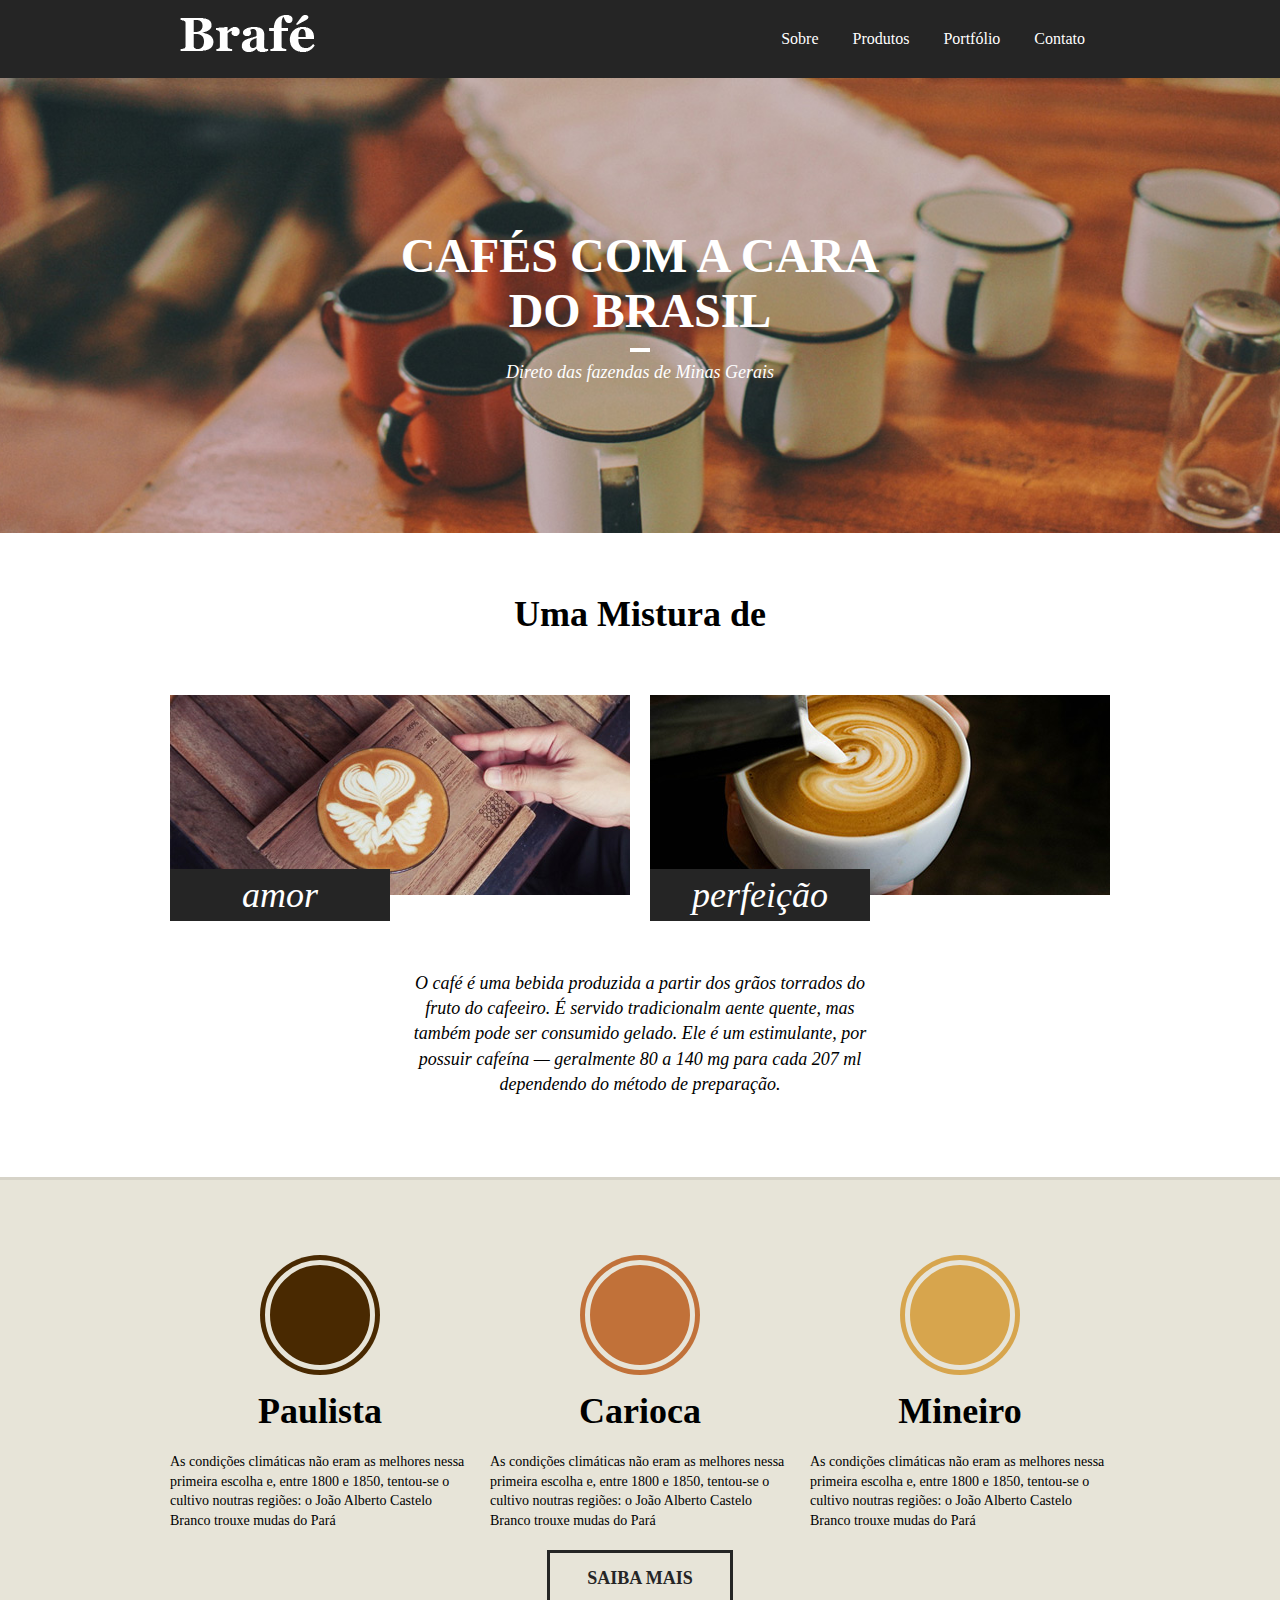
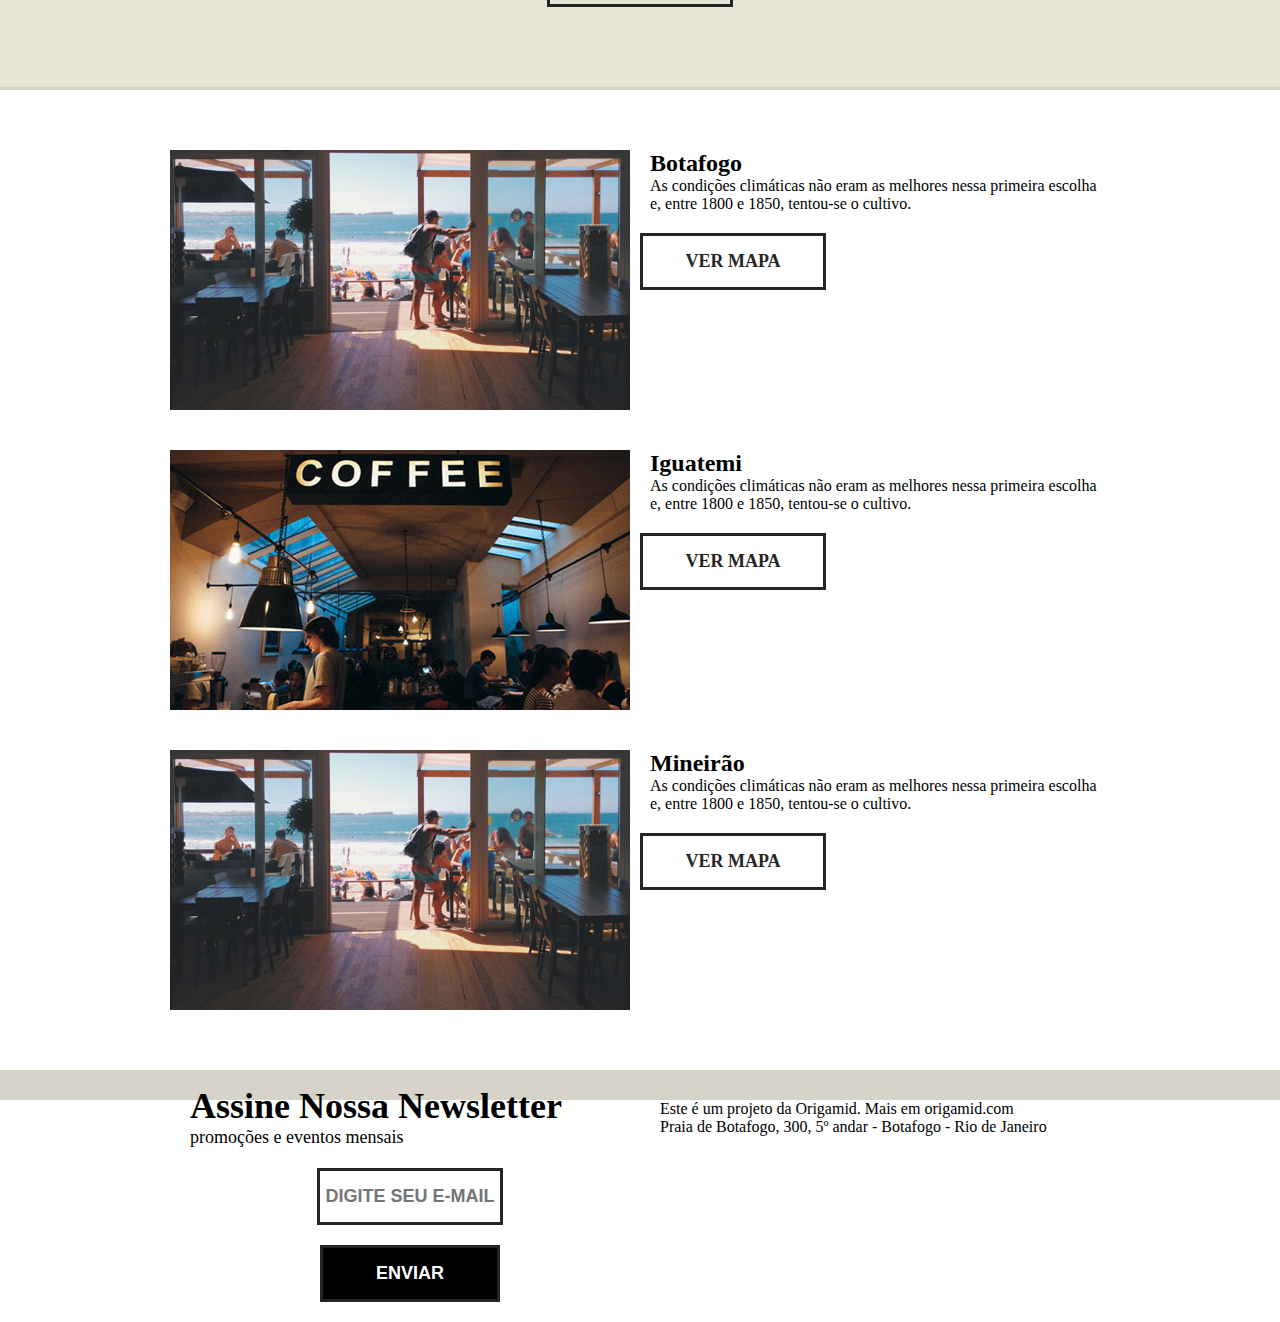
<file: brafe-projeto/brafe-1-puro (cópia)/index.html>
﻿<!DOCTYPE html>
<html>
<head>
	<title>Brafé, café com gosto do Brasil</title>

<meta name="description" content="Brafé oferece os melhores cafés cariocas, paulistas e mineiros.">
<meta name="robots" content="index, follow"/>
<meta name="keywords" content="Brafe, cafe, Brasil, carioca, mineiro, paulista, cafeteria">
<meta charset="utf-8">

<meta name="viewport" content="width=device-width, initial-scale=1, shrink-to-fit=no">

<link rel="stylesheet" type="text/css" href="css/style.css">

</head>


<body>
	
<header class="menu">
		<div class="menu-container">
			<a class="menu-logo" href="#"><img src="img/brafe.png" alt="Brafé"></a>	
			<nav class="menu-nav">
				<ul>
					<li><a href="#">Sobre</a></li>
					<li><a href="#">Produtos</a></li>
					<li><a href="#">Portfólio</a></li>
					<li><a href="#">Contato</a></li>
				</ul>
			</nav>
		</div>
	</header>
	
	<main class="intro">
		<h1>Cafés com a cara<br>do Brasil</h1>
		<p>Direto das fazendas de Minas Gerais</p>
	</main>
	
	<section class="sobre">
		<h2>Uma Mistura de</h2>
		<div class="sobre-container">
			<div class="sobre-item">
				<img src="img/cafe-1.jpg">
				<h3>amor</h3>
			</div>
			<div class="sobre-item">
				<img src="img/cafe-2.jpg">
				<h3>perfeição</h3>
			</div>
		</div>
		<p>O café é uma bebida produzida a partir dos grãos torrados do fruto do cafeeiro. É servido tradicionalm
aente quente, mas também pode ser consumido gelado. Ele é um estimulante, por possuir cafeína — geralmente 80 a 140 mg para cada 207 ml dependendo do método de preparação.</p>
	</section>
	
	<section class="produtos">
		<div class="produtos-container">
			<div class="produtos-item">
				<h2 class="produtos-paulista">Paulista</h2>
				<p>As condições climáticas não eram as melhores nessa primeira escolha e, entre 1800 e 1850, tentou-se o cultivo noutras regiões: o João Alberto Castelo Branco trouxe mudas do Pará</p>
			</div>
			<div class="produtos-item">
				<h2 class="produtos-carioca">Carioca</h2>
				<p>As condições climáticas não eram as melhores nessa primeira escolha e, entre 1800 e 1850, tentou-se o cultivo noutras regiões: o João Alberto Castelo Branco trouxe mudas do Pará</p>
			</div>
			<div class="produtos-item">
				<h2 class="produtos-mineiro">Mineiro</h2>
				<p>As condições climáticas não eram as melhores nessa primeira escolha e, entre 1800 e 1850, tentou-se o cultivo noutras regiões: o João Alberto Castelo Branco trouxe mudas do Pará</p>
			</div>
		</div>
		<a class="produtos-btn" href="#">Saiba Mais</a>
	</section>
	
	<section class="locais">
		<div class="locais-item">
			<img src="img/botafogo.jpg" alt="Brafé unidade Botafogo">
			<div>
				<h2>Botafogo</h2>
				<p>As condições climáticas não eram as melhores nessa primeira escolha e, entre 1800 e 1850, tentou-se o cultivo.</p>
				<a href="#">Ver Mapa</a>
			</div>
		</div>
		
		<div class="locais-item">
			<img src="img/iguatemi.jpg" alt="Brafé unidade Iguatemi">
			<div>
				<h2>Iguatemi</h2>
				<p>As condições climáticas não eram as melhores nessa primeira escolha e, entre 1800 e 1850, tentou-se o cultivo.</p>
				<a href="#">Ver Mapa</a>
			</div>
		</div>
		
		<div class="locais-item">
			<img src="img/botafogo.jpg" alt="Brafé unidade Mineirão">
			<div>
				<h2>Mineirão</h2>
				<p>As condições climáticas não eram as melhores nessa primeira escolha e, entre 1800 e 1850, tentou-se o cultivo.</p>
				<a href="#">Ver Mapa</a>
			</div>
		</div>
	
	</section>
	
	<section class="assine">
		<div class="assine-container">
			<div class="assine-info">
				<h2>Assine Nossa Newsletter</h2>
				<p>promoções e eventos mensais</p>
			</div>
			<form>
				<label>E-mail</label>
				<input type="text" placeholder="Digite seu e-mail">
				<button type="submit">Enviar</button>
			</form>
		</div>
	</section>
	
	<footer class="footer">
		<div class="footer-container">
			<p>Este é um projeto da Origamid. Mais em origamid.com<br>Praia de Botafogo, 300, 5º andar - Botafogo - Rio de Janeiro</p>
			<img src="img/brafe.png" alt="Brafé">
		</div>
	</footer>
	
</body>
</html>
</file>
<file: brafe-projeto/brafe-1-puro (cópia)/css/style.css>
/* reset */
*{
	margin:0;
	padding:0;
}
.menu{
	background: #252525;

}
.menu a{
	color:white;
	text-decoration: none;
}
.menu li{
	list-style: none;
}
.menu-container{
	max-width: 920px;
	padding:15px;
	margin:0 auto;
}
.menu-container::after, .menu-container::before{
display: table;
content:'';
clear:both;
}

.menu-nav{
	float: right;
}

.menu-nav li{
	display:inline-block;

}
.menu-nav li a{
	padding:15px;
	display: block;
}
.intro{
	padding: 150px 0px;
	text-align: center;
	color:#ffffff;
	background: url("../img/bg-intro.jpg")no-repeat center center;
	background-size:cover;
}
.intro h1{
	text-transform: uppercase;
	font-size:3em;
}

.intro h1::after{
	content: "";
	display: block;
	width:20px;
	height: 4px;
	background:#fff;
	margin:10px auto;
	transition: 1s;
}
.intro h1:hover::after{
	width:300px;
}
.intro p{
	font-size:1.125em;
	font-style: italic;
}

/*sobre */

.sobre{
	padding:60px 0px;
}
.sobre h2{
	padding-bottom:60px;
	text-align: center;
	font-size: 2.25em;
}
.sobre-container{
	max-width: 960px;
	margin:0 auto;
}
.sobre-container::after,
.sobre-container::before{
	content:'';
	display: table;
	clear:both;
}
.sobre-item{
	max-width: 460px;
	float:left;
	margin:0 10px;
}

.sobre-item h3{
	font-size: 2.25em;
	background: #252525;
	width: 220px;
	color:white;
	text-align: center;
	font-weight: 400;
	font-style: italic;
	padding:5px 0;
	top:-30px;
	position: relative;
}
.sobre p{
	font-size: 1.125em;
	text-align: center;
	font-style: italic;
	line-height: 1.4em;
	max-width: 460px;
	margin: 20px auto;
}
/*produtos*/
.produtos{
	background: #e7e4d8;
	padding: 60px 0;
	border-top: 3px solid #d6d3c8;
	border-bottom: 3px solid #d6d3c8;
}
.produtos-container{
	max-width: 960px;
	margin:0 auto;
}
.produtos-item{
	width: 300px;
	margin:0px 10px;
	float:left;
}
.produtos-container::before,
.produtos-container::after{
	content:'';
	display: table;
	clear:both;
}
.produtos-item h2{
	text-align: center;
	font-size: 2.25em;
	margin-bottom: 20px;
}
.produtos-item p{
	font-size: 0.875em;
	line-height: 1.4em;
}
.produtos-item h2::before{
	content: '';
	display: block;
	width: 100px;
	height: 100px;
	margin: 20px auto;
	background: currentColor;
	border-radius: 50%;
	border: 5px solid #e7e4d8;
	box-shadow: 0 0 0 5px currentColor;
}
.produtos-paulista::before{
	color: #492901;
}
.produtos-carioca::before{
	color:#c17139;
}
.produtos-mineiro::before{
	color:#d7a54d;
}
.produtos-btn{
	display: block;
	width: 180px;
	text-transform: uppercase;
	border:3px solid #252525;
	color:#252525;
	text-decoration: none;
	font-weight: 700;
	font-size: 1.125em;
	text-align: center;
	padding:15px 0px;
	margin:20px auto;
	transition: 0.5s box-shadow, 0.5 color;
}
.produtos-btn:hover{
	color:#e7e4d8;
	box-shadow: 180px 0 0 0 #252525 inset;

}
/*ATE ONDE MAURICIO FEZ*/
.locais{
	max-width: 960px;
	margin: 0 auto;
	padding:20px 0;
}
.locais-item{
	margin-top: 40px;
	margin-bottom: 40px;
}
.locais-item img{
	margin: 0 10px;
}
.locais-item h2{
	margin: 0 10px;
}
.locais-item p{
	margin: 0 10px;
}
.locais-item a{
	float: left;
	display: block;
	width: 180px;
	text-transform: uppercase;
	border:3px solid #252525;
	color:#252525;
	text-decoration: none;
	font-weight: 700;
	font-size: 1.125em;
	text-align: center;
	padding:15px 0px;
	margin:20px auto;
}
.locais-item img, .locais-item h2, .locais-item p{
	float:left;
	width:460px;
	display:block;

}
.locais-item::after, .locais-item::before{
	display:table;
	content:'';
	clear:both;
}
.assine{
	background: #d6d3c8;
}
.assine h2{
	color:black;
	text-decoration: none;
	font-size: 2.25em;
}
.assine p{
	list-style: none;
	font-size: 1.125em;
}
.assine-container{
	max-width: 920px;
	padding:15px;
	margin:0 auto;
}
.assine label{
	display: none;
}
.assine-info{
	width: 460px;
	margin: 0 10px;
	float: left;
}
.assine-container input{
	display: block;
	width: 180px;
	text-transform: uppercase;
	border:3px solid #252525;
	color:#252525;
	text-decoration: none;
	font-weight: 700;
	font-size: 1.125em;
	text-align: center;
	padding:15px 0px;
	margin:20px auto;
}
.assine-container button{
	background: black;
	display: block;
	width: 180px;
	text-transform: uppercase;
	border:3px solid #252525;
	color:white;
	text-decoration: none;
	font-weight: 700;
	font-size: 1.125em;
	text-align: center;
	padding:15px 0px;
	margin:20px auto;
}
.assine form{
	float: left;
	width: 460px;
}
</file>
